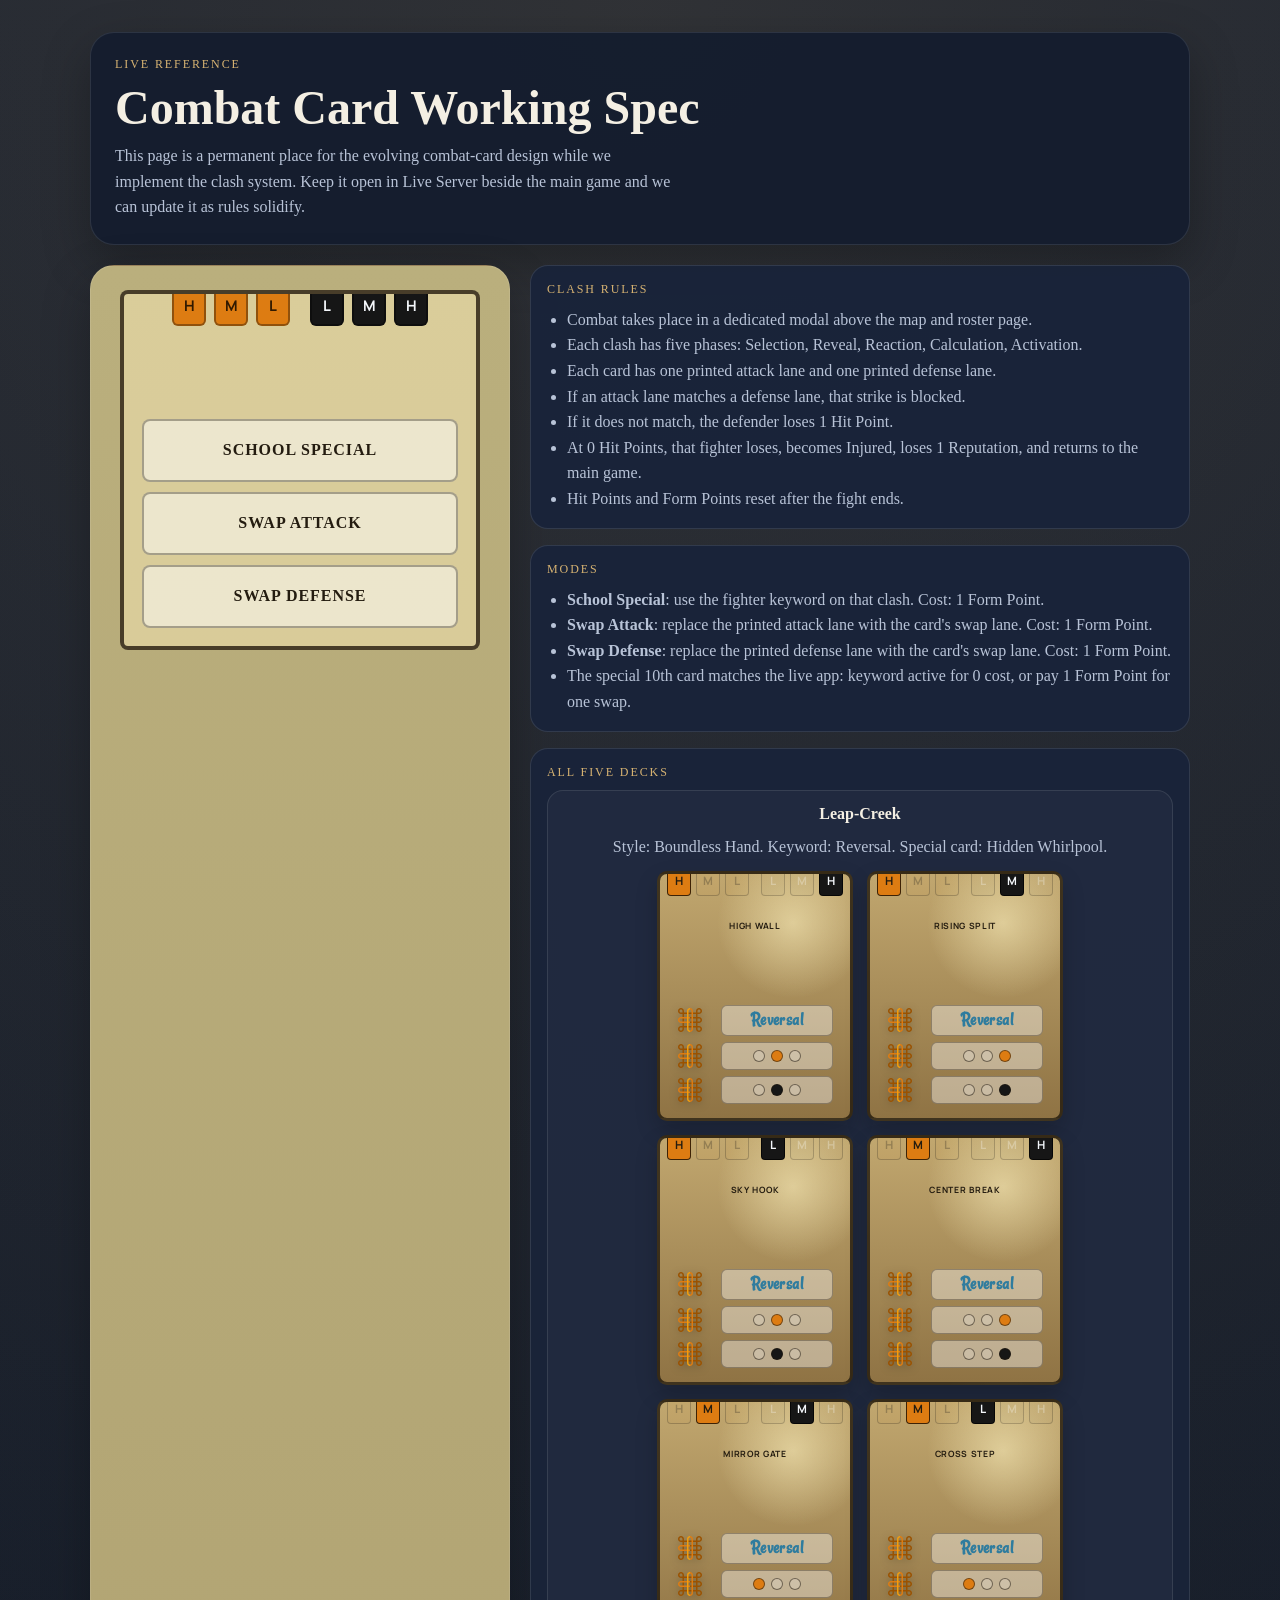
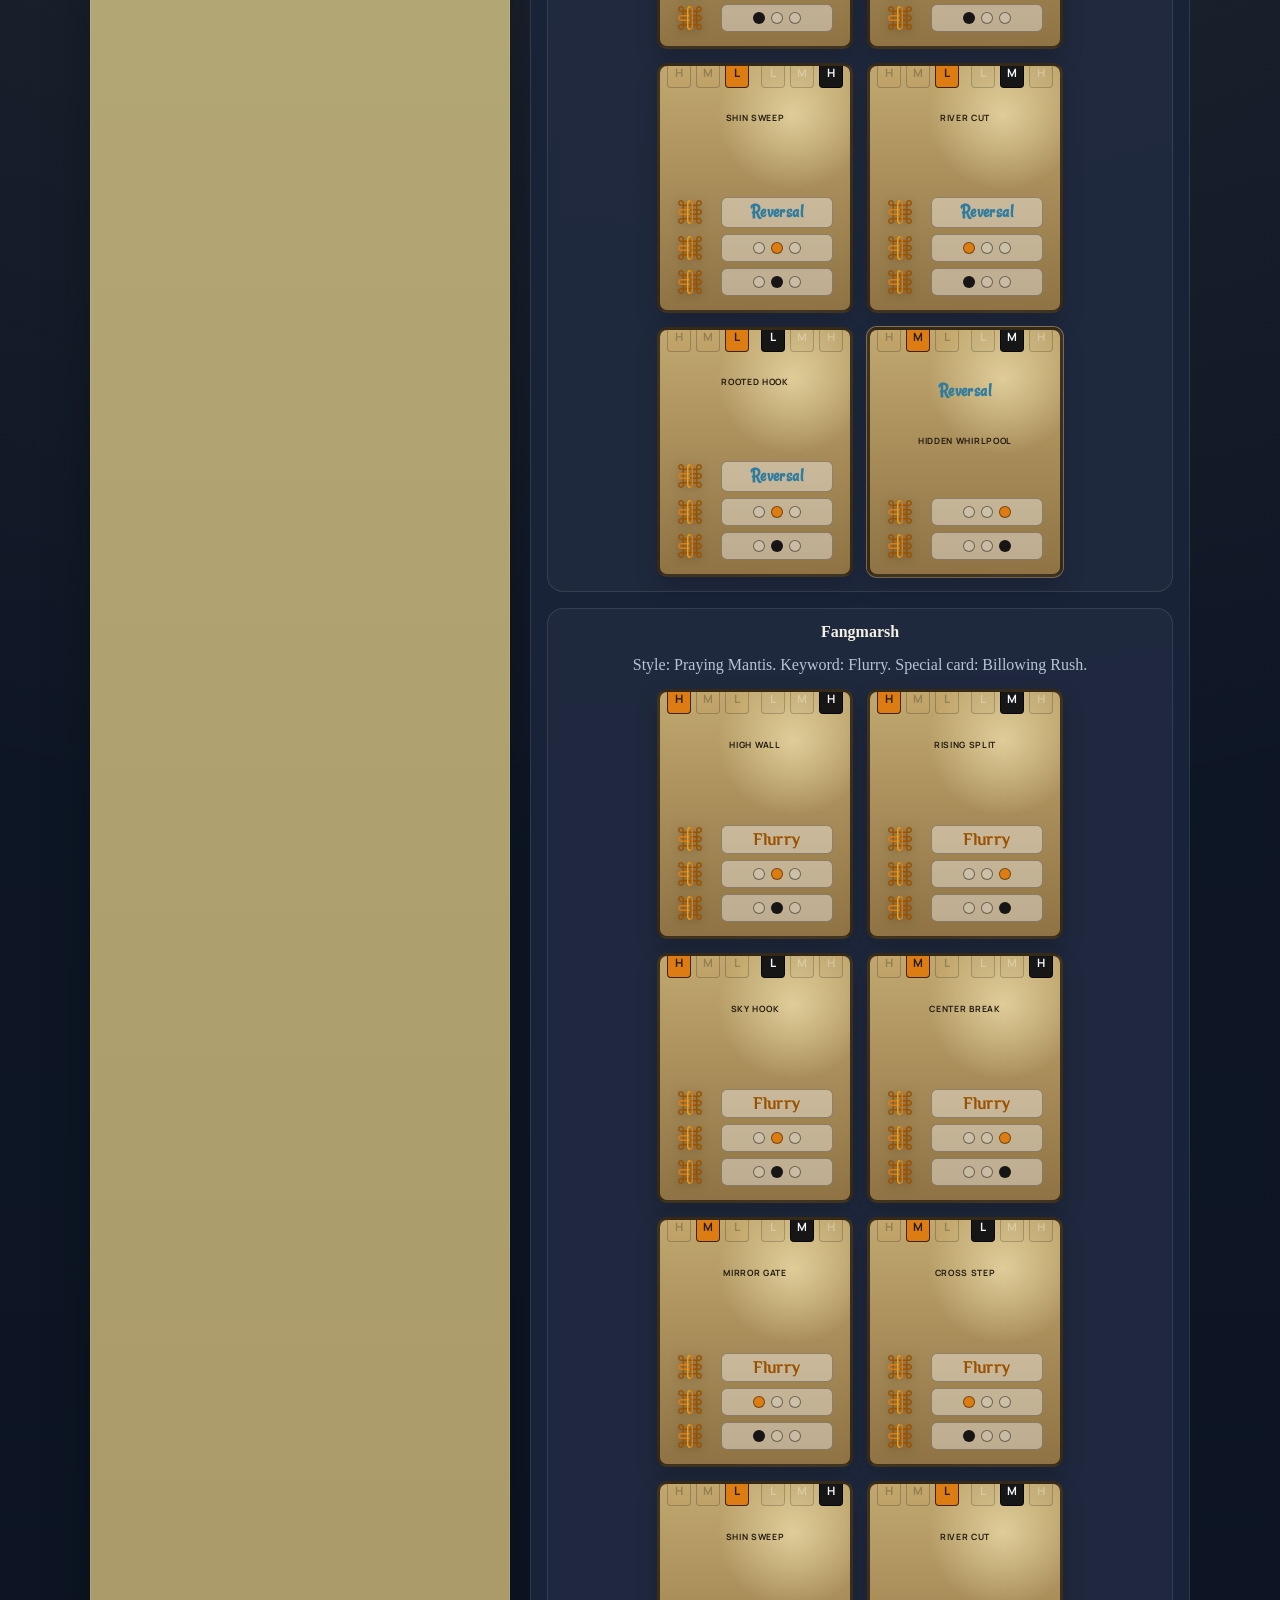
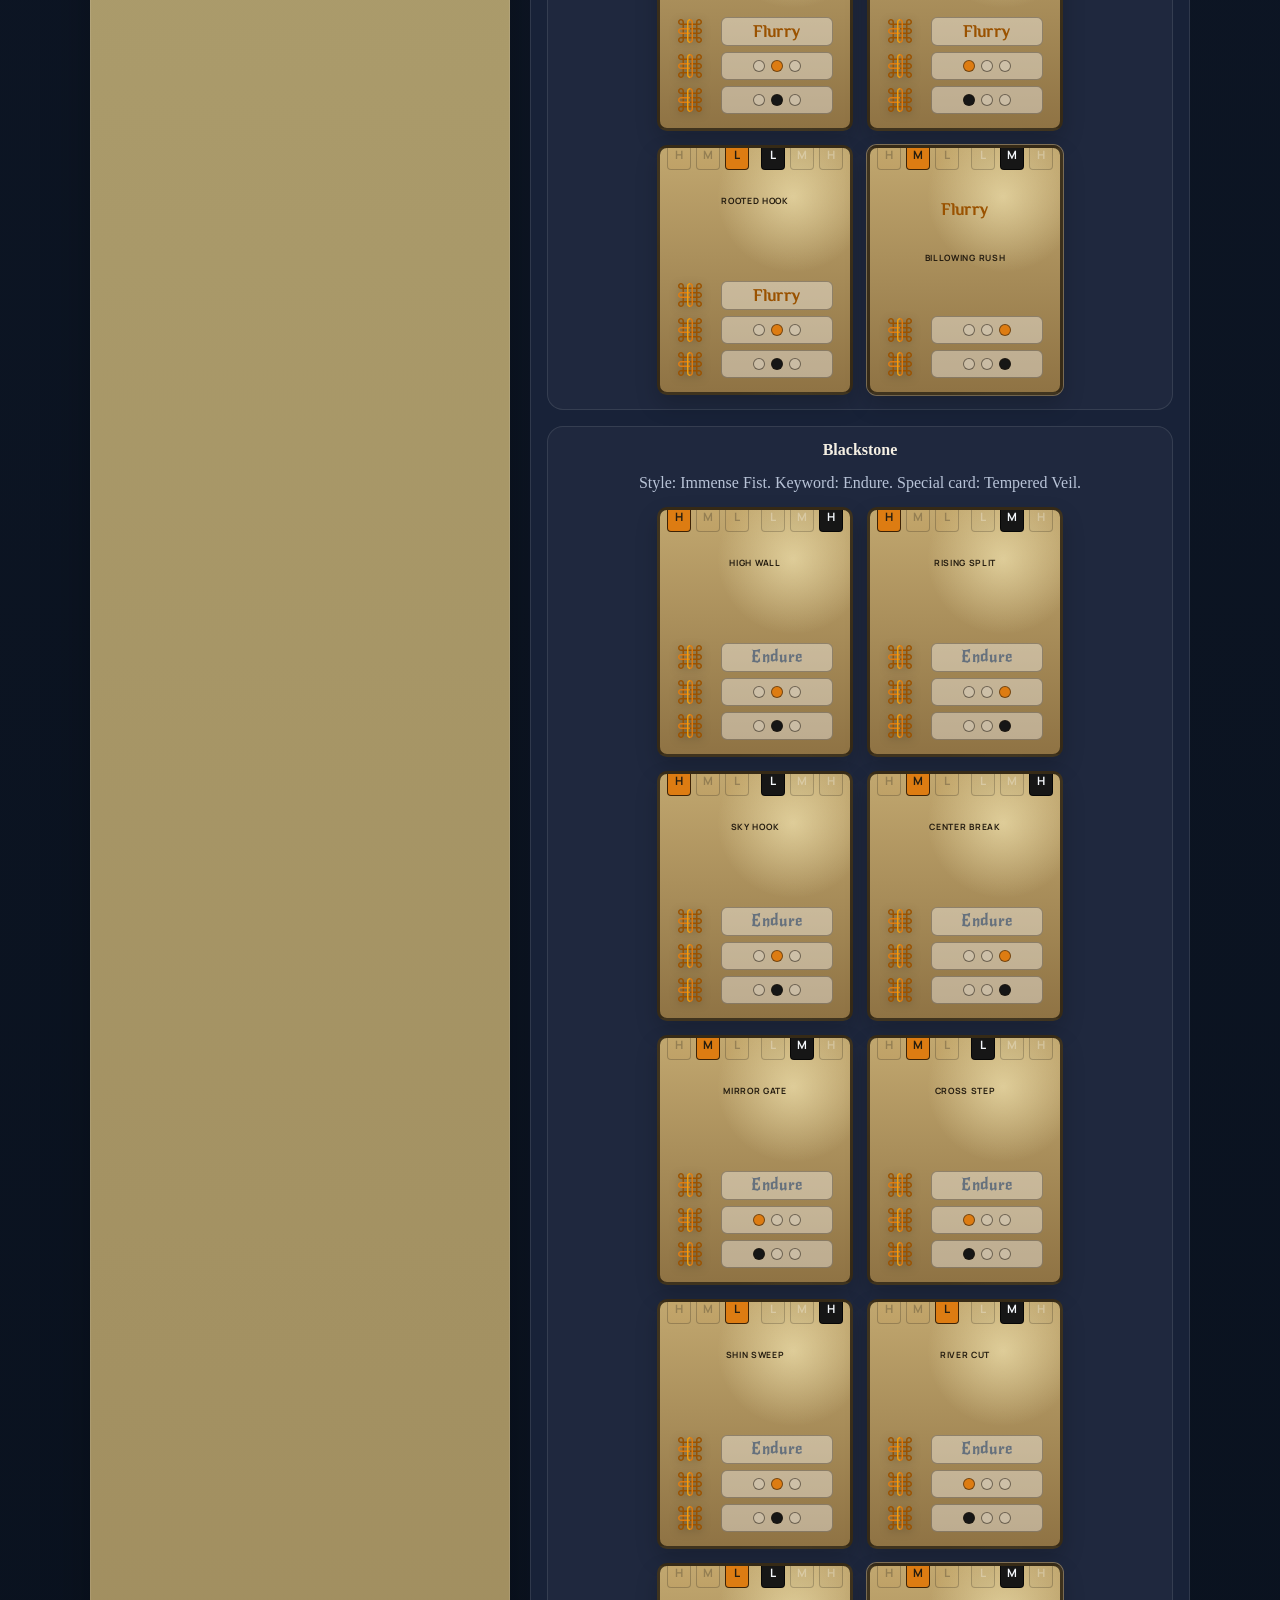
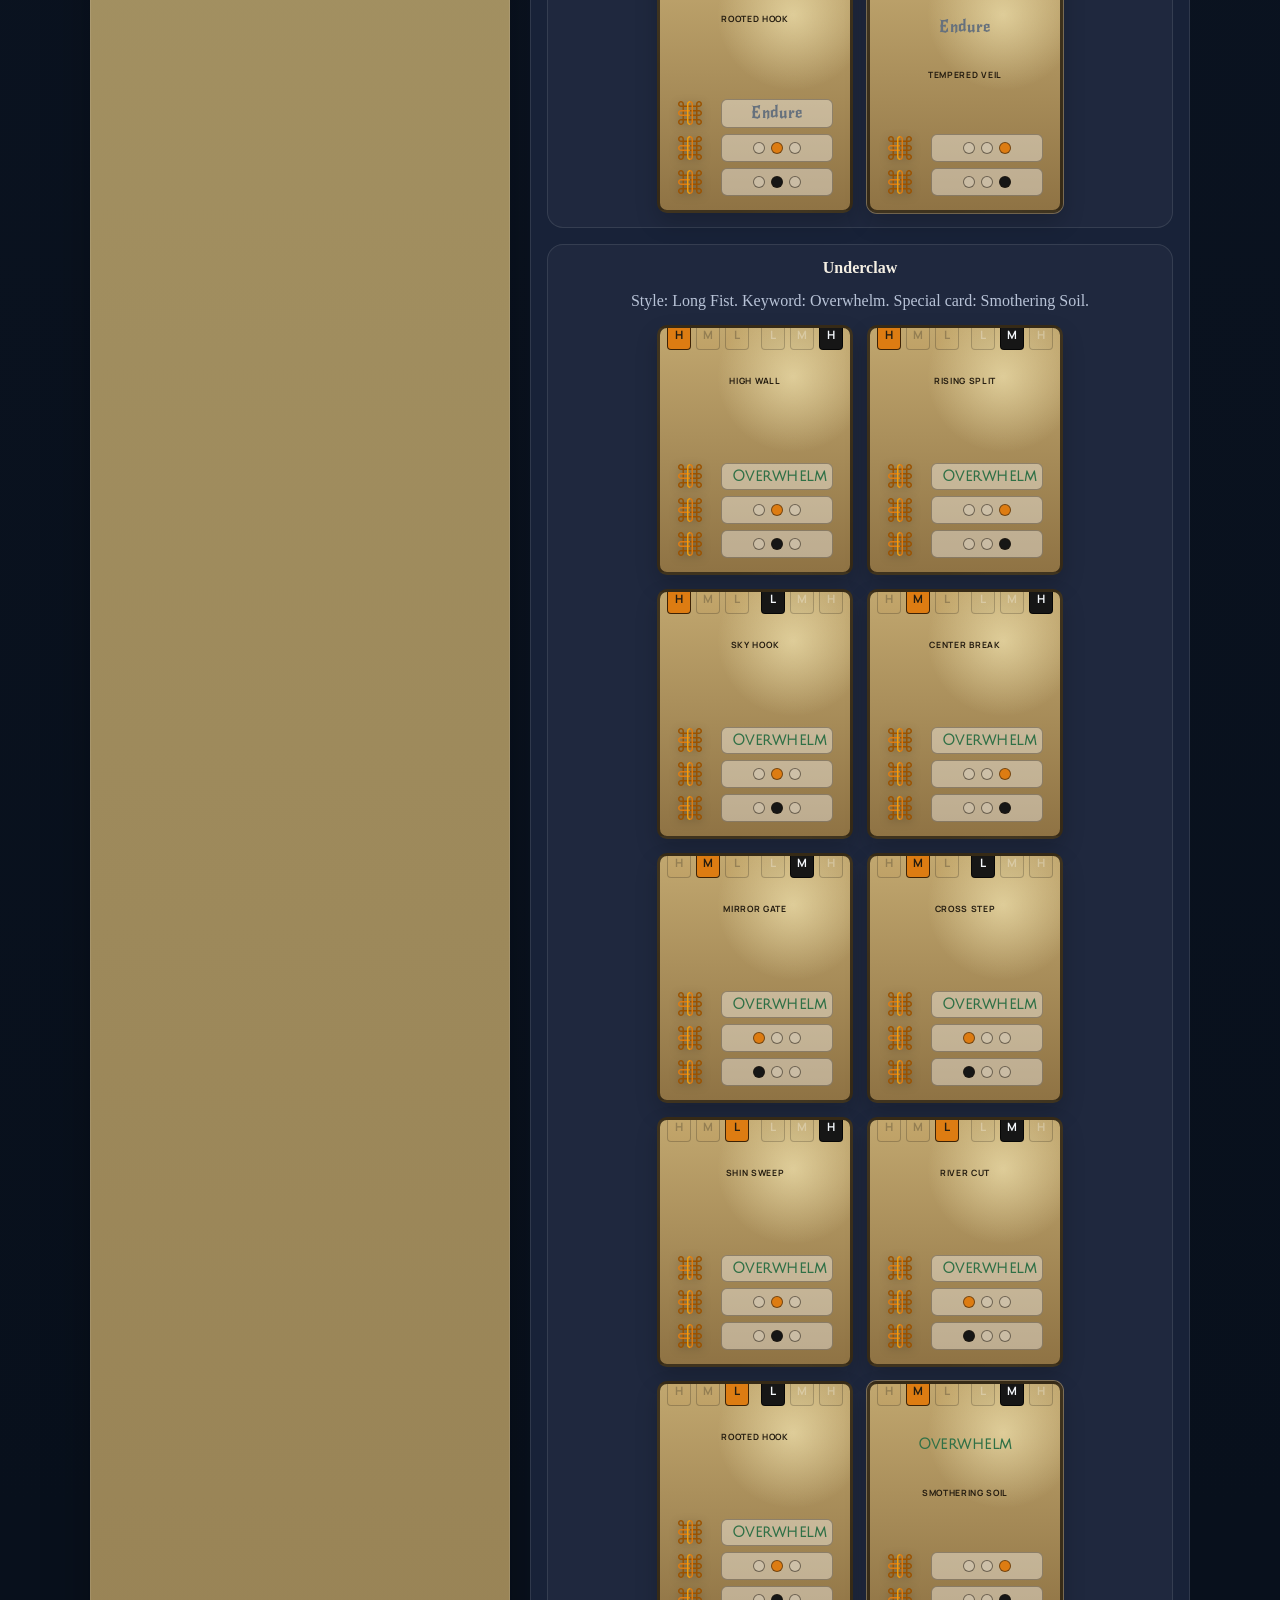
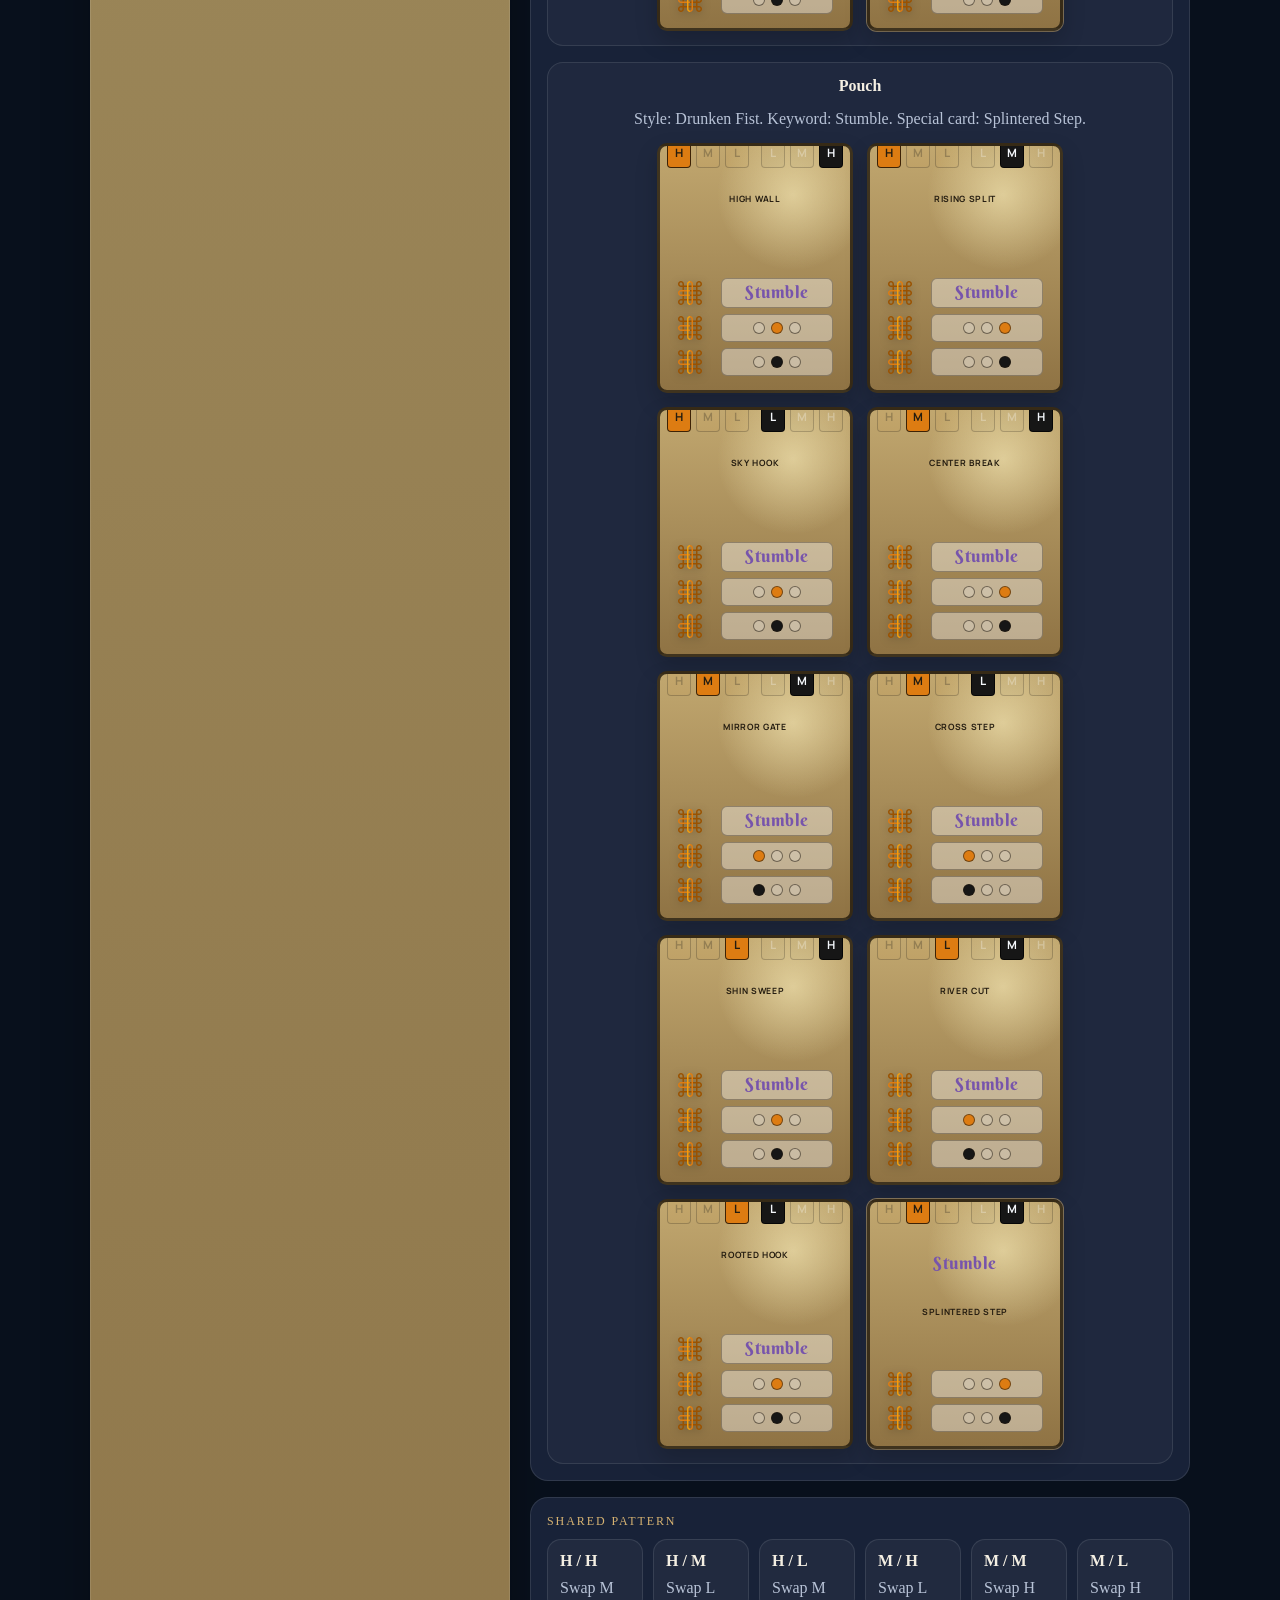
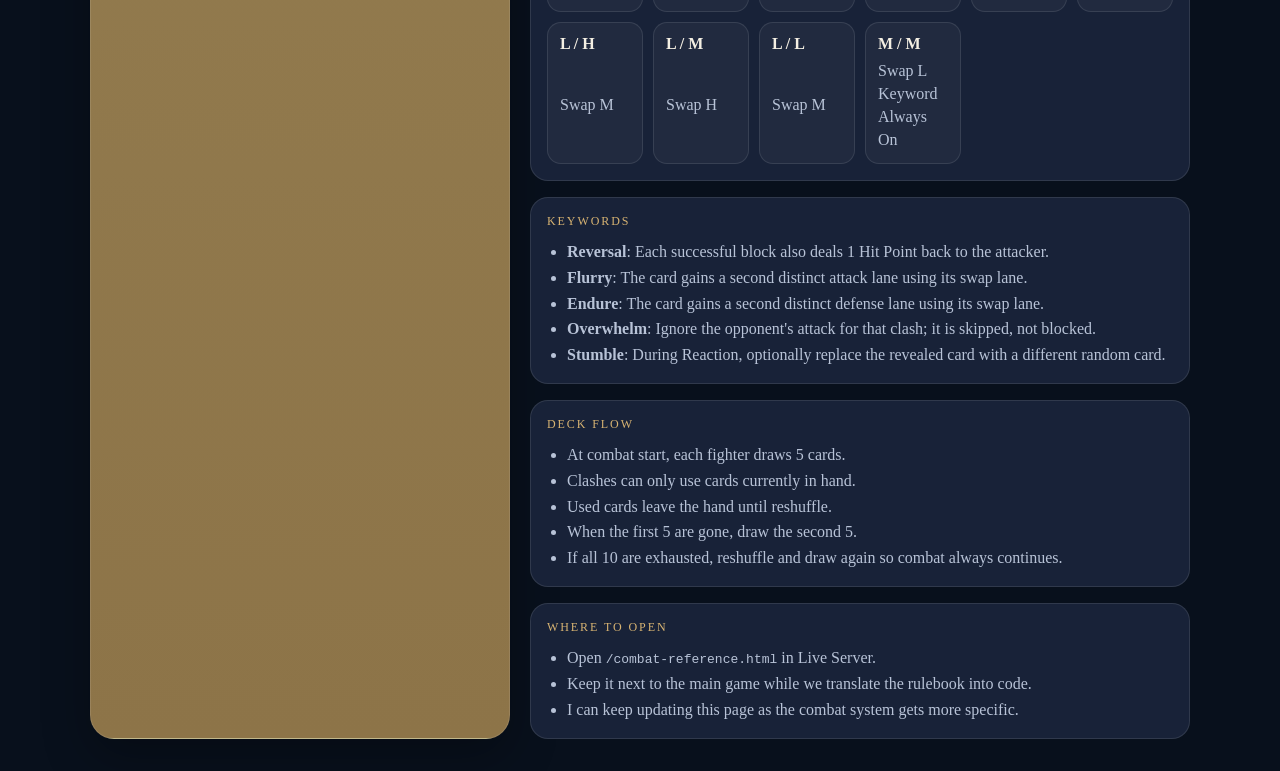
<file: combat-reference.html>
<!doctype html>
<html lang="en">
<head>
    <meta charset="UTF-8">
    <meta name="viewport" content="width=device-width, initial-scale=1.0">
    <title>Combat Reference</title>
    <link rel="preconnect" href="https://fonts.googleapis.com">
    <link rel="preconnect" href="https://fonts.gstatic.com" crossorigin>
    <link href="https://fonts.googleapis.com/css2?family=Berkshire+Swash&family=Cinzel:wght@700;800&family=Julius+Sans+One&family=Lugrasimo&family=Major+Mono+Display&family=Manrope:wght@400;500;700&family=New+Rocker&family=Rancho&family=ZCOOL+XiaoWei&display=swap" rel="stylesheet">
    <style>
        :root {
            --bg: #0d1422;
            --panel: rgba(19, 28, 46, 0.9);
            --panel-strong: rgba(25, 36, 58, 0.96);
            --text: #f4efe3;
            --muted: #b8c3d7;
            --accent: #d7b372;
            --line: rgba(255, 255, 255, 0.1);
            --danger: #dd7c12;
            --danger-strong: #f59e0b;
            --danger-deep: #9a5200;
            --danger-soft: rgba(245, 158, 11, 0.12);
            --danger-ink: #2f1900;
            --gray: #737b8b;
        }

        * {
            box-sizing: border-box;
        }

        body {
            margin: 0;
            min-height: 100vh;
            font-family: Georgia, serif;
            color: var(--text);
            background:
                radial-gradient(circle at top, rgba(215, 179, 114, 0.16), transparent 28%),
                linear-gradient(180deg, #111a2b, #08101c 72%);
        }

        main {
            width: min(1100px, calc(100% - 32px));
            margin: 32px auto;
            display: grid;
            gap: 20px;
        }

        .panel {
            border: 1px solid var(--line);
            border-radius: 24px;
            background: var(--panel);
            box-shadow: 0 18px 48px rgba(0, 0, 0, 0.28);
            padding: 24px;
        }

        h1, h2, h3, p {
            margin: 0;
        }

        .kicker,
        .label {
            text-transform: uppercase;
            letter-spacing: 0.16em;
            font-size: 0.75rem;
            color: var(--accent);
        }

        .hero {
            display: grid;
            gap: 8px;
        }

        .hero h1 {
            font-size: clamp(2rem, 4vw, 3rem);
        }

        .hero p:last-child {
            max-width: 70ch;
            color: var(--muted);
            line-height: 1.6;
        }

        .layout {
            display: grid;
            grid-template-columns: minmax(320px, 420px) minmax(0, 1fr);
            gap: 20px;
        }

        .card-preview {
            background: linear-gradient(180deg, #baaf7d, #8d7448);
            color: #241c10;
        }

        .card-shell {
            border: 4px solid rgba(35, 26, 13, 0.8);
            background: rgba(245, 230, 179, 0.55);
            border-radius: 8px;
            padding: 0 18px 18px;
            display: grid;
            justify-items: center;
            gap: 18px;
            width: min(100%, 360px);
            min-height: 360px;
            margin: 0 auto;
            overflow: hidden;
        }

        .array-row {
            display: flex;
            justify-content: space-between;
            gap: 20px;
            margin-top: -10px;
        }

        .array-block {
            display: grid;
            gap: 10px;
            flex: 1 1 0;
        }

        .array-block:last-child {
            justify-items: end;
        }

        .array-slots {
            display: flex;
            gap: 8px;
        }

        .slot {
            width: 34px;
            height: 42px;
            border-radius: 6px;
            display: grid;
            place-items: center;
            font-family: "Manrope", Arial, sans-serif;
            font-size: 0.92rem;
            font-weight: 700;
            border: 2px solid rgba(0, 0, 0, 0.35);
        }

        .slot.attack {
            background: var(--danger);
            color: var(--danger-ink);
        }

        .slot.defense {
            background: #161616;
            color: #f4f7fb;
        }

        .deck-grid {
            display: grid;
            grid-template-columns: repeat(auto-fit, minmax(96px, 1fr));
            gap: 10px;
        }

        .deck-card {
            border-radius: 14px;
            border: 1px solid var(--line);
            background: rgba(255, 255, 255, 0.04);
            padding: 12px;
            display: grid;
            gap: 6px;
        }

        .deck-card strong {
            color: var(--text);
        }

        .deck-card p {
            color: var(--muted);
            line-height: 1.45;
        }

        .deck-gallery {
            display: grid;
            gap: 16px;
        }

        .deck-sheet {
            display: grid;
            gap: 12px;
            padding: 14px;
            border-radius: 16px;
            background: rgba(255, 255, 255, 0.03);
            border: 1px solid var(--line);
        }

        .deck-sheet h3 {
            text-align: center;
            font-size: 1rem;
        }

        .deck-sheet p {
            text-align: center;
            color: var(--muted);
            line-height: 1.5;
        }

        .reference-card-grid {
            display: grid;
            grid-template-columns: repeat(auto-fill, 196px);
            justify-content: center;
            gap: 14px;
        }

        .reference-mini-card {
            border: 3px solid rgba(35, 26, 13, 0.82);
            border-radius: 10px;
            background:
                radial-gradient(circle at 70% 20%, rgba(255, 244, 194, 0.55), transparent 32%),
                linear-gradient(180deg, #c1a76f, #8f7344);
            color: #241c10;
            padding: 0 14px 14px;
            display: grid;
            gap: 10px;
            min-height: 250px;
            width: 196px;
            overflow: hidden;
            box-shadow: 0 10px 22px rgba(0, 0, 0, 0.18);
        }

        .reference-mini-card.is-special {
            box-shadow:
                0 10px 22px rgba(0, 0, 0, 0.18),
                0 0 0 1px rgba(215, 179, 114, 0.55);
        }

        .reference-mini-header {
            display: flex;
            justify-content: center;
            gap: 12px;
            margin-top: -8px;
            width: 100%;
            max-width: 156px;
            margin-left: auto;
            margin-right: auto;
        }

        .reference-mini-array {
            display: grid;
            gap: 6px;
            flex: 1 1 0;
        }

        .reference-mini-array:last-child {
            justify-items: start;
        }

        .reference-mini-slots {
            display: flex;
            gap: 5px;
        }

        .reference-mini-slot {
            width: 24px;
            height: 30px;
            border-radius: 4px;
            display: grid;
            place-items: center;
            font-family: "Manrope", Arial, sans-serif;
            font-size: 0.72rem;
            font-weight: 700;
            opacity: 0.28;
            border: 1px solid rgba(0, 0, 0, 0.72);
        }

        .reference-mini-slot.attack {
            background: var(--danger-soft);
        }

        .reference-mini-slot.attack.is-filled {
            background: var(--danger);
            opacity: 1;
        }

        .reference-mini-slot.defense {
            background: rgba(22, 22, 22, 0.08);
            color: #f4f7fb;
        }

        .reference-mini-slot.defense.is-filled {
            background: #161616;
            opacity: 1;
        }

        .reference-mini-body {
            display: grid;
            gap: 6px;
            align-content: start;
            text-align: center;
            width: 100%;
            max-width: 156px;
            margin: 0 auto;
        }

        .reference-mini-name-row {
            width: 100%;
            max-width: 156px;
            margin: -2px auto 0;
            text-align: center;
        }

        .reference-mini-keyword-row {
            width: 100%;
            max-width: 156px;
            margin: -2px auto 0;
        }

        .reference-mini-name {
            font-size: 0.54rem;
            font-weight: 700;
            font-family: "Manrope", Arial, sans-serif !important;
            letter-spacing: 0.08em;
            line-height: 1.2;
            text-transform: uppercase;
        }

        .reference-mini-modes {
            display: grid;
            gap: 6px;
            margin-top: auto;
            width: 100%;
            max-width: 156px;
            margin-left: auto;
            margin-right: auto;
            align-items: end;
        }

        .reference-mini-mode {
            position: relative;
            border: 1px solid rgba(31, 23, 12, 0.34);
            border-radius: 6px;
            background: rgba(255, 255, 255, 0.4);
            padding: 7px 10px;
            text-align: center;
            font-size: 0.69rem;
            line-height: 1.3;
            text-transform: uppercase;
            letter-spacing: 0.04em;
        }

        .reference-mini-mode.has-cost {
            width: calc(100% - 44px);
            margin-left: auto;
        }

        .reference-mini-mode.has-keyword {
            text-transform: none;
            display: flex;
            align-items: center;
            justify-content: center;
            padding-top: 5px;
            padding-bottom: 5px;
        }

        .reference-mini-mode.is-baked-keyword {
            border: none;
            background: transparent;
            padding: 2px 0 4px;
            width: 100%;
            text-align: center;
            box-shadow: none;
        }

        .reference-mini-mode strong {
            display: block;
            width: 100%;
            font-size: 1rem;
            line-height: 1;
        }

        .reference-mini-cost-icon {
            position: absolute;
            left: -44px;
            top: 50%;
            width: 24px;
            height: 24px;
            transform: translateY(-50%);
            object-fit: contain;
            filter: drop-shadow(0 2px 4px rgba(0, 0, 0, 0.25));
        }

        .reference-mini-mode strong.is-keyword-reversal {
            font-family: "Rancho", cursive;
            font-size: 1.18rem;
            color: #2f7c9e;
        }

        .reference-mini-mode strong.is-keyword-overwhelm {
            font-family: "Julius Sans One", sans-serif;
            font-size: 0.92rem;
            color: #2f7046;
        }

        .reference-mini-mode strong.is-keyword-flurry {
            font-family: "ZCOOL XiaoWei", serif;
            font-size: 1.06rem;
            color: #9a5200;
        }

        .reference-mini-mode strong.is-keyword-endure {
            font-family: "New Rocker", serif;
            font-weight: 400;
            font-size: 1.02rem;
            color: #66717d;
        }

        .reference-mini-mode strong.is-keyword-stumble {
            font-family: "Berkshire Swash", cursive;
            font-weight: 400;
            font-size: 1.08rem;
            color: #7754ac;
        }

        .reference-mini-dots {
            display: flex;
            justify-content: center;
            gap: 6px;
        }

        .reference-mini-dot {
            width: 12px;
            height: 12px;
            border-radius: 999px;
            border: 1px solid rgba(31, 23, 12, 0.55);
            background: rgba(255, 255, 255, 0.18);
        }

        .reference-mini-dot.attack.is-filled {
            background: var(--danger);
        }

        .reference-mini-dot.defense.is-filled {
            background: #161616;
        }

        .modes {
            display: grid;
            gap: 10px;
            width: 100%;
        }

        .mode {
            display: grid;
            align-items: center;
            gap: 10px;
            padding: 8px 10px;
            background: rgba(255, 255, 255, 0.5);
            border: 2px solid rgba(31, 23, 12, 0.35);
            border-radius: 8px;
            text-align: center;
        }

        .mode-label {
            text-transform: uppercase;
            letter-spacing: 0.06em;
            font-weight: 700;
        }

        .notes {
            display: grid;
            gap: 16px;
        }

        .section {
            display: grid;
            gap: 10px;
            padding: 16px;
            border-radius: 18px;
            background: var(--panel-strong);
            border: 1px solid var(--line);
        }

        ul {
            margin: 0;
            padding-left: 20px;
            color: var(--muted);
            line-height: 1.6;
        }

        .todo {
            color: #f0d9ab;
        }

        @media (max-width: 900px) {
            .layout {
                grid-template-columns: 1fr;
            }
        }
    </style>
</head>
<body>
    <main>
        <section class="panel hero">
            <p class="kicker">Live Reference</p>
            <h1>Combat Card Working Spec</h1>
            <p>This page is a permanent place for the evolving combat-card design while we implement the clash system. Keep it open in Live Server beside the main game and we can update it as rules solidify.</p>
        </section>

        <section class="layout">
            <article class="panel card-preview">
                <div class="card-shell">
                    <div class="array-row">
                        <div class="array-block">
                            <div class="array-slots">
                                <div class="slot attack">H</div>
                                <div class="slot attack">M</div>
                                <div class="slot attack">L</div>
                            </div>
                        </div>
                        <div class="array-block">
                            <div class="array-slots">
                                <div class="slot defense">L</div>
                                <div class="slot defense">M</div>
                                <div class="slot defense">H</div>
                            </div>
                        </div>
                    </div>

                    <div class="modes">
                        <div class="mode">
                            <div class="mode-label">School Special</div>
                        </div>
                        <div class="mode">
                            <div class="mode-label">Swap Attack</div>
                        </div>
                        <div class="mode">
                            <div class="mode-label">Swap Defense</div>
                        </div>
                    </div>
                </div>
            </article>

            <div class="notes">
                <section class="section">
                    <p class="label">Clash Rules</p>
                    <ul>
                        <li>Combat takes place in a dedicated modal above the map and roster page.</li>
                        <li>Each clash has five phases: Selection, Reveal, Reaction, Calculation, Activation.</li>
                        <li>Each card has one printed attack lane and one printed defense lane.</li>
                        <li>If an attack lane matches a defense lane, that strike is blocked.</li>
                        <li>If it does not match, the defender loses 1 Hit Point.</li>
                        <li>At 0 Hit Points, that fighter loses, becomes Injured, loses 1 Reputation, and returns to the main game.</li>
                        <li>Hit Points and Form Points reset after the fight ends.</li>
                    </ul>
                </section>

                <section class="section">
                    <p class="label">Modes</p>
                    <ul>
                        <li><strong>School Special</strong>: use the fighter keyword on that clash. Cost: 1 Form Point.</li>
                        <li><strong>Swap Attack</strong>: replace the printed attack lane with the card's swap lane. Cost: 1 Form Point.</li>
                        <li><strong>Swap Defense</strong>: replace the printed defense lane with the card's swap lane. Cost: 1 Form Point.</li>
                        <li>The special 10th card matches the live app: keyword active for 0 cost, or pay 1 Form Point for one swap.</li>
                    </ul>
                </section>

                <section class="section">
                    <p class="label">All Five Decks</p>
                    <div id="deck-gallery" class="deck-gallery"></div>
                </section>

                <section class="section">
                    <p class="label">Shared Pattern</p>
                    <div id="shared-pattern-grid" class="deck-grid"></div>
                </section>

                <section class="section">
                    <p class="label">Keywords</p>
                    <ul id="keywords-list"></ul>
                </section>

                <section class="section">
                    <p class="label">Deck Flow</p>
                    <ul>
                        <li>At combat start, each fighter draws 5 cards.</li>
                        <li>Clashes can only use cards currently in hand.</li>
                        <li>Used cards leave the hand until reshuffle.</li>
                        <li>When the first 5 are gone, draw the second 5.</li>
                        <li>If all 10 are exhausted, reshuffle and draw again so combat always continues.</li>
                    </ul>
                </section>

                <section class="section">
                    <p class="label">Where To Open</p>
                    <ul>
                        <li>Open <code>/combat-reference.html</code> in Live Server.</li>
                        <li>Keep it next to the main game while we translate the rulebook into code.</li>
                        <li>I can keep updating this page as the combat system gets more specific.</li>
                    </ul>
                </section>
            </div>
        </section>
    </main>
    <script>
        const laneLabel = { high: "H", middle: "M", low: "L" };
        const fighterStyleCopy = {
            "Leap-Creek": { style: "Boundless Hand", keyword: "Reversal" },
            Fangmarsh: { style: "Praying Mantis", keyword: "Flurry" },
            Blackstone: { style: "Immense Fist", keyword: "Endure" },
            Underclaw: { style: "Long Fist", keyword: "Overwhelm" },
            Pouch: { style: "Drunken Fist", keyword: "Stumble" },
        };
        const keywordRules = {
            Reversal: "Each successful block also deals 1 Hit Point back to the attacker.",
            Flurry: "The card gains a second distinct attack lane using its swap lane.",
            Endure: "The card gains a second distinct defense lane using its swap lane.",
            Overwhelm: "Ignore the opponent's attack for that clash; it is skipped, not blocked.",
            Stumble: "During Reaction, optionally replace the revealed card with a different random card.",
        };
        const baseCards = [
            { id: "shared-hh", title: "High Wall", attack: "high", defense: "high", swapLane: "middle", isSpecial: false },
            { id: "shared-hm", title: "Rising Split", attack: "high", defense: "middle", swapLane: "low", isSpecial: false },
            { id: "shared-hl", title: "Sky Hook", attack: "high", defense: "low", swapLane: "middle", isSpecial: false },
            { id: "shared-mh", title: "Center Break", attack: "middle", defense: "high", swapLane: "low", isSpecial: false },
            { id: "shared-mm", title: "Mirror Gate", attack: "middle", defense: "middle", swapLane: "high", isSpecial: false },
            { id: "shared-ml", title: "Cross Step", attack: "middle", defense: "low", swapLane: "high", isSpecial: false },
            { id: "shared-lh", title: "Shin Sweep", attack: "low", defense: "high", swapLane: "middle", isSpecial: false },
            { id: "shared-lm", title: "River Cut", attack: "low", defense: "middle", swapLane: "high", isSpecial: false },
            { id: "shared-ll", title: "Rooted Hook", attack: "low", defense: "low", swapLane: "middle", isSpecial: false },
        ];
        const combatDeckLibrary = {
            "Leap-Creek": baseCards.concat({ id: "special-mm-leap-creek", title: "Hidden Whirlpool", attack: "middle", defense: "middle", swapLane: "low", isSpecial: true }),
            Fangmarsh: baseCards.concat({ id: "special-mm-fangmarsh", title: "Billowing Rush", attack: "middle", defense: "middle", swapLane: "low", isSpecial: true }),
            Blackstone: baseCards.concat({ id: "special-mm-blackstone", title: "Tempered Veil", attack: "middle", defense: "middle", swapLane: "low", isSpecial: true }),
            Underclaw: baseCards.concat({ id: "special-mm-underclaw", title: "Smothering Soil", attack: "middle", defense: "middle", swapLane: "low", isSpecial: true }),
            Pouch: baseCards.concat({ id: "special-mm-pouch", title: "Splintered Step", attack: "middle", defense: "middle", swapLane: "low", isSpecial: true }),
        };
        const decks = Object.entries(fighterStyleCopy).map(([fighter, details]) => ({
            fighter,
            style: details.style,
            keyword: details.keyword,
            cards: combatDeckLibrary[fighter],
            special: combatDeckLibrary[fighter][combatDeckLibrary[fighter].length - 1].title,
        }));
        const COST_ICON_SRC = "src/images/chinese-knot-svgrepo-com.svg";

        function renderSlots(type, order, filledLane) {
            return `
                <div class="reference-mini-array">
                    <div class="reference-mini-slots">
                        ${order.map((lane) => `
                            <div class="reference-mini-slot ${type}${lane === filledLane ? " is-filled" : ""}">
                                ${laneLabel[lane]}
                            </div>
                        `).join("")}
                    </div>
                </div>
            `;
        }

        function renderDots(type, filledLane) {
            return `
                <div class="reference-mini-dots">
                    ${["high", "middle", "low"].map((lane) => `
                        <span class="reference-mini-dot ${type}${lane === filledLane ? " is-filled" : ""}"></span>
                    `).join("")}
                </div>
            `;
        }

        function renderMode(mode, isSpecialCard) {
            const isBakedKeyword = isSpecialCard && mode.kind === "text";
            const hasCost = !isBakedKeyword;

            return `
                <div class="reference-mini-mode${hasCost ? " has-cost" : ""}${mode.kind === "text" ? " has-keyword" : ""}${isBakedKeyword ? " is-baked-keyword" : ""}">
                    ${hasCost ? `<img class="reference-mini-cost-icon" src="${COST_ICON_SRC}" alt="" aria-hidden="true">` : ""}
                    ${mode.kind === "text" ? `<strong${getModeLabelClass(mode.label)}>${mode.label}</strong>` : renderDots(mode.type, mode.lane)}
                </div>
            `;
        }

        function renderReferenceCard(card, keyword) {
            const modes = card.isSpecial
                ? [
                    { kind: "text", label: keyword },
                    { kind: "dots", type: "attack", lane: card.swapLane },
                    { kind: "dots", type: "defense", lane: card.swapLane },
                ]
                : [
                    { kind: "text", label: keyword },
                    { kind: "dots", type: "attack", lane: card.swapLane },
                    { kind: "dots", type: "defense", lane: card.swapLane },
                ];

            return `
                <article class="reference-mini-card${card.isSpecial ? " is-special" : ""}">
                    <div class="reference-mini-header">
                        ${renderSlots("attack", ["high", "middle", "low"], card.attack)}
                        ${renderSlots("defense", ["low", "middle", "high"], card.defense)}
                    </div>
                    ${!card.isSpecial ? `
                        <div class="reference-mini-name-row">
                            <div class="reference-mini-name" style="font-family: Manrope, Arial, sans-serif; font-size: 0.54rem; font-weight: 700; letter-spacing: 0.08em; text-transform: uppercase;">${card.title}</div>
                        </div>
                    ` : ""}
                    ${card.isSpecial ? `
                        <div class="reference-mini-keyword-row">
                            ${renderMode({ kind: "text", label: keyword }, card.isSpecial)}
                        </div>
                    ` : ""}
                    <div class="reference-mini-body">
                        ${card.isSpecial ? `<div class="reference-mini-name" style="font-family: Manrope, Arial, sans-serif; font-size: 0.54rem; font-weight: 700; letter-spacing: 0.08em; text-transform: uppercase;">${card.title}</div>` : ""}
                    </div>
                    <div class="reference-mini-modes">
                        ${modes.filter((mode) => !(card.isSpecial && mode.kind === "text" && mode.label === keyword)).map((mode) => renderMode(mode, card.isSpecial)).join("")}
                    </div>
                </article>
            `;
        }

        function getModeLabelClass(label) {
            const keywordClassMap = {
                Reversal: "is-keyword-reversal",
                Overwhelm: "is-keyword-overwhelm",
                Flurry: "is-keyword-flurry",
                Endure: "is-keyword-endure",
                Stumble: "is-keyword-stumble",
            };

            const keywordClass = keywordClassMap[label];
            return keywordClass ? ` class="${keywordClass}"` : "";
        }

        document.getElementById("deck-gallery").innerHTML = decks.map((deck) => `
            <section class="deck-sheet">
                <h3>${deck.fighter}</h3>
                <p>Style: ${deck.style}. Keyword: ${deck.keyword}. Special card: ${deck.special}.</p>
                <div class="reference-card-grid">
                    ${deck.cards.map((card) => renderReferenceCard(card, deck.keyword)).join("")}
                </div>
            </section>
        `).join("");

        document.getElementById("shared-pattern-grid").innerHTML = baseCards.concat({
            title: "Special M / M",
            attack: "middle",
            defense: "middle",
            swapLane: "low",
            isSpecial: true,
        }).map((card) => `
            <div class="deck-card">
                <strong>${laneLabel[card.attack]} / ${laneLabel[card.defense]}</strong>
                <p>Swap ${laneLabel[card.swapLane]}${card.isSpecial ? "<br>Keyword Always On" : ""}</p>
            </div>
        `).join("");

        document.getElementById("keywords-list").innerHTML = Object.entries(keywordRules).map(([keyword, copy]) => `
            <li><strong>${keyword}</strong>: ${copy}</li>
        `).join("");
    </script>
</body>
</html>
</file>
